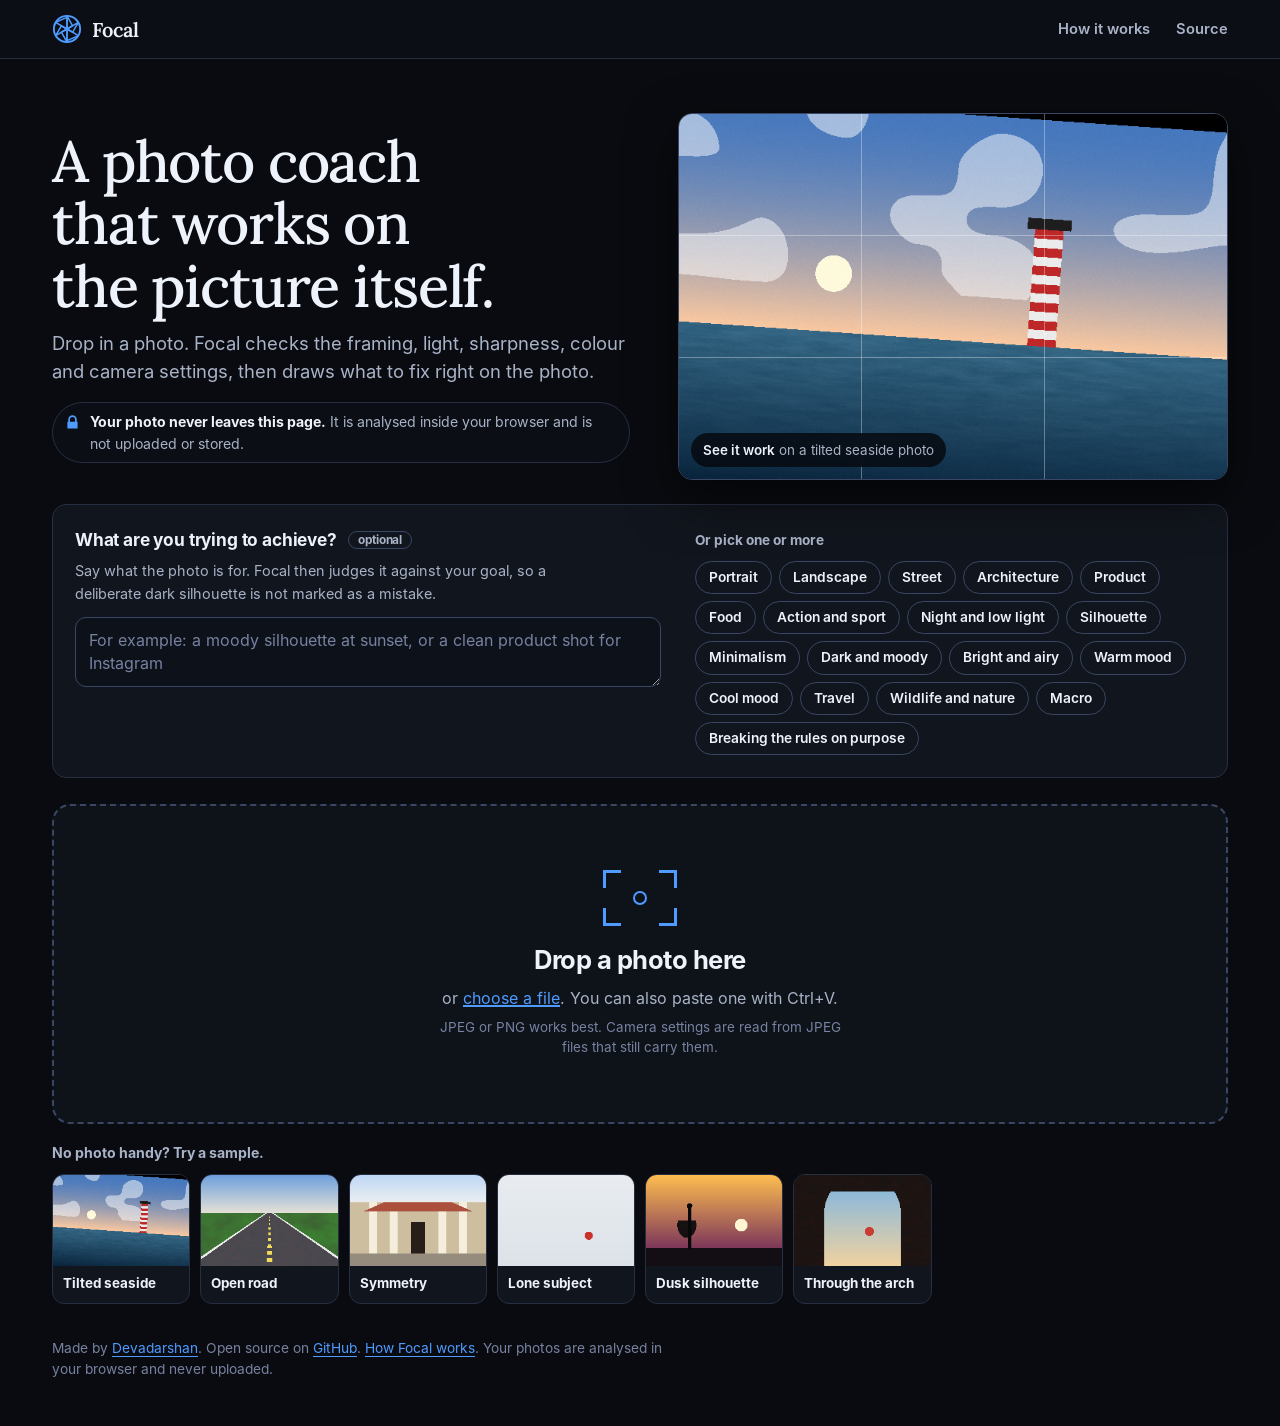
<file: index.html>
<!doctype html>
<html lang="en">
<head>
<meta charset="utf-8">
<meta name="viewport" content="width=device-width, initial-scale=1, viewport-fit=cover">
<title>Focal: a photo coach that runs in your browser</title>
<meta name="description" content="Drop in a photo and Focal checks framing, light, sharpness, colour and camera settings, then shows what to fix right on the picture. Nothing is uploaded.">
<meta name="color-scheme" content="dark">
<link rel="icon" href="assets/icon.svg" type="image/svg+xml">
<link rel="stylesheet" href="css/style.css">
</head>
<body>
<a class="skip" href="#main">Skip to content</a>

<header class="top">
  <div class="wrap top-in">
    <a class="brand" href="./" aria-label="Focal home">
      <svg class="iris" viewBox="0 0 48 48" aria-hidden="true"><circle cx="24" cy="24" r="21" fill="none" stroke="currentColor" stroke-width="3"/><g fill="none" stroke="currentColor" stroke-width="2.4" stroke-linejoin="round"><path d="M24 3 33 19 24 24Z"/><path d="M42.2 13.5 33 29 24 24Z"/><path d="M42.2 34.5 24 24 24 42.5 Z" transform="rotate(0)"/><path d="M24 45 15 29 24 24Z"/><path d="M5.8 34.5 15 19 24 24Z"/><path d="M5.8 13.5 24 24 24 5.5Z"/></g></svg>
      <span>Focal</span>
    </a>
    <nav class="top-nav" aria-label="Page"><a href="how-it-works.html">How it works</a><a href="https://github.com/devadd2105-max/focal">Source</a></nav>
  </div>
</header>

<main id="main" class="wrap">
  <section class="hero" id="hero">
    <div class="hero-in">
      <div class="hero-copy">
    <h1>A photo coach that works on the picture itself.</h1>
    <p class="lead">Drop in a photo. Focal checks the framing, light, sharpness, colour and camera settings, then draws what to fix right on the photo.</p>
    <p class="priv"><svg viewBox="0 0 20 20" aria-hidden="true"><path d="M5 9V6.5a5 5 0 0 1 10 0V9h1v8H4V9Zm2 0h6V6.5a3 3 0 0 0-6 0Z" fill="currentColor"/></svg><span><strong>Your photo never leaves this page.</strong> It is analysed inside your browser and is not uploaded or stored.</span></p>
      </div>
      <button type="button" class="hero-demo" id="herodemo" aria-label="Try Focal on a sample photo: a tilted seaside">
        <canvas id="herocv" width="720" height="480" aria-hidden="true"></canvas>
        <span class="hd-grid" aria-hidden="true"></span>
        <span class="hd-cap"><b>See it work</b> on a tilted seaside photo</span>
      </button>
    </div>
  </section>

  <section class="card intent" aria-labelledby="intent-h">
    <div class="intent-text">
      <label id="intent-h" for="intent">What are you trying to achieve? <span class="opt">optional</span></label>
      <p class="hint">Say what the photo is for. Focal then judges it against your goal, so a deliberate dark silhouette is not marked as a mistake.</p>
      <textarea id="intent" rows="2" maxlength="240" placeholder="For example: a moody silhouette at sunset, or a clean product shot for Instagram" spellcheck="true"></textarea>
      <p class="read" id="read" role="status" aria-live="polite"></p>
    </div>
    <div class="intent-chips">
      <p class="chips-l" id="chips-l">Or pick one or more</p>
      <div class="chips" id="chips" role="group" aria-labelledby="chips-l"></div>
    </div>
  </section>

  <section id="empty" class="empty" aria-labelledby="drop-h">
    <label class="drop" id="drop" for="file">
      <span class="drop-art" aria-hidden="true"><i></i><i></i><i></i><i></i><b></b></span>
      <span class="drop-t" id="drop-h">Drop a photo here</span>
      <span class="drop-s">or <u>choose a file</u>. You can also paste one with Ctrl+V.</span>
      <span class="drop-f">JPEG or PNG works best. Camera settings are read from JPEG files that still carry them.</span>
    </label>
    <input id="file" class="visually-hidden" type="file" accept="image/*">
    <div class="samples">
      <p class="samples-l">No photo handy? Try a sample.</p>
      <div class="sample-row" id="samples"></div>
    </div>
  </section>

  <p class="notice" id="notice" role="alert" hidden></p>
  <div class="busy" id="busy" hidden role="status"><span class="spin" aria-hidden="true"></span><span>Reading your photo…</span></div>

  <section id="result" class="result" hidden aria-label="Your photo and its report">
    <div class="viewer">
      <div class="vbar">
        <div class="vtools" role="group" aria-label="Overlays on the photo">
          <label class="sel"><span>Grid</span><select id="gridsel"><option value="off">Off</option><option value="thirds">Thirds</option><option value="golden">Golden ratio</option><option value="diagonals">Diagonals</option><option value="axis">Centre line</option></select></label>
          <button type="button" class="tgl" data-ov="subject" aria-pressed="false" title="Subject (O)">Subject</button>
          <button type="button" class="tgl" data-ov="lines" aria-pressed="false" title="Lines (N)">Lines</button>
          <button type="button" class="tgl" data-ov="horizon" aria-pressed="false" title="Horizon (H)">Horizon</button>
          <button type="button" class="tgl" data-ov="focus" aria-pressed="false" title="Focus (F)">Focus</button>
          <button type="button" class="tgl" data-ov="zebra" aria-pressed="false" title="Clipping (J)">Clipping</button>
          <button type="button" class="tgl" data-ov="space" aria-pressed="false" title="Empty space (E)">Empty space</button>
        </div>
        <div class="vact"><span class="keys" aria-hidden="true">G grid · J clipping · L lights out</span>
          <button type="button" class="btn ghost" id="straighten" hidden>Straighten</button>
          <button type="button" class="btn ghost" id="restore" hidden>Back to original</button>
          <label class="btn ghost" for="file">New photo</label>
        </div>
      </div>
      <div class="vf">
        <i class="br tl"></i><i class="br tr"></i><i class="br bl"></i><i class="br brr"></i>
        <div class="frame" id="frame"><img id="photo" alt="Your photo, with the coach's overlays drawn over it" decoding="async"><canvas id="overlay" aria-hidden="true"></canvas></div>
      </div>
      <div class="readout" aria-label="Camera settings and histogram">
        <dl class="lcd" id="lcd"></dl>
        <canvas id="hist" width="240" height="72" aria-label="Brightness histogram" role="img"></canvas>
      </div>
    </div>

    <div class="report">
      <div class="card score" id="score" aria-live="polite">
        <div class="score-main"><div class="big" id="big">–</div><div class="big-l">out of 100<br><span id="verdict">&nbsp;</span></div></div>
        <div class="bars" id="bars"></div>
        <p class="goalline" id="goalline" hidden></p>
      </div>
      <div class="card first" id="first"></div>

      <div class="tabs" role="tablist" aria-label="Report sections" id="tabs">
        <button role="tab" id="t-overview" aria-controls="p-overview" aria-selected="true">Overview</button>
        <button role="tab" id="t-comp" aria-controls="p-comp" aria-selected="false" tabindex="-1">Composition</button>
        <button role="tab" id="t-light" aria-controls="p-light" aria-selected="false" tabindex="-1">Light and colour</button>
        <button role="tab" id="t-focus" aria-controls="p-focus" aria-selected="false" tabindex="-1">Sharpness</button>
        <button role="tab" id="t-set" aria-controls="p-set" aria-selected="false" tabindex="-1">Camera settings</button>
        <button role="tab" id="t-crops" aria-controls="p-crops" aria-selected="false" tabindex="-1">Crops</button>
        <button role="tab" id="t-tech" aria-controls="p-tech" aria-selected="false" tabindex="-1">All techniques</button>
      </div>
      <div class="panel" id="p-overview" role="tabpanel" aria-labelledby="t-overview" tabindex="0"></div>
      <div class="panel" id="p-comp" role="tabpanel" aria-labelledby="t-comp" tabindex="0" hidden></div>
      <div class="panel" id="p-light" role="tabpanel" aria-labelledby="t-light" tabindex="0" hidden></div>
      <div class="panel" id="p-focus" role="tabpanel" aria-labelledby="t-focus" tabindex="0" hidden></div>
      <div class="panel" id="p-set" role="tabpanel" aria-labelledby="t-set" tabindex="0" hidden></div>
      <div class="panel" id="p-crops" role="tabpanel" aria-labelledby="t-crops" tabindex="0" hidden></div>
      <div class="panel" id="p-tech" role="tabpanel" aria-labelledby="t-tech" tabindex="0" hidden></div>
    </div>
  </section>
</main>

<footer class="foot wrap"><p>Made by <a href="https://github.com/devadd2105-max">Devadarshan</a>. Open source on <a href="https://github.com/devadd2105-max/focal">GitHub</a>. <a href="how-it-works.html">How Focal works</a>. Your photos are analysed in your browser and never uploaded.</p></footer>
<script type="module" src="js/app.js"></script>
</body>
</html>
</file>
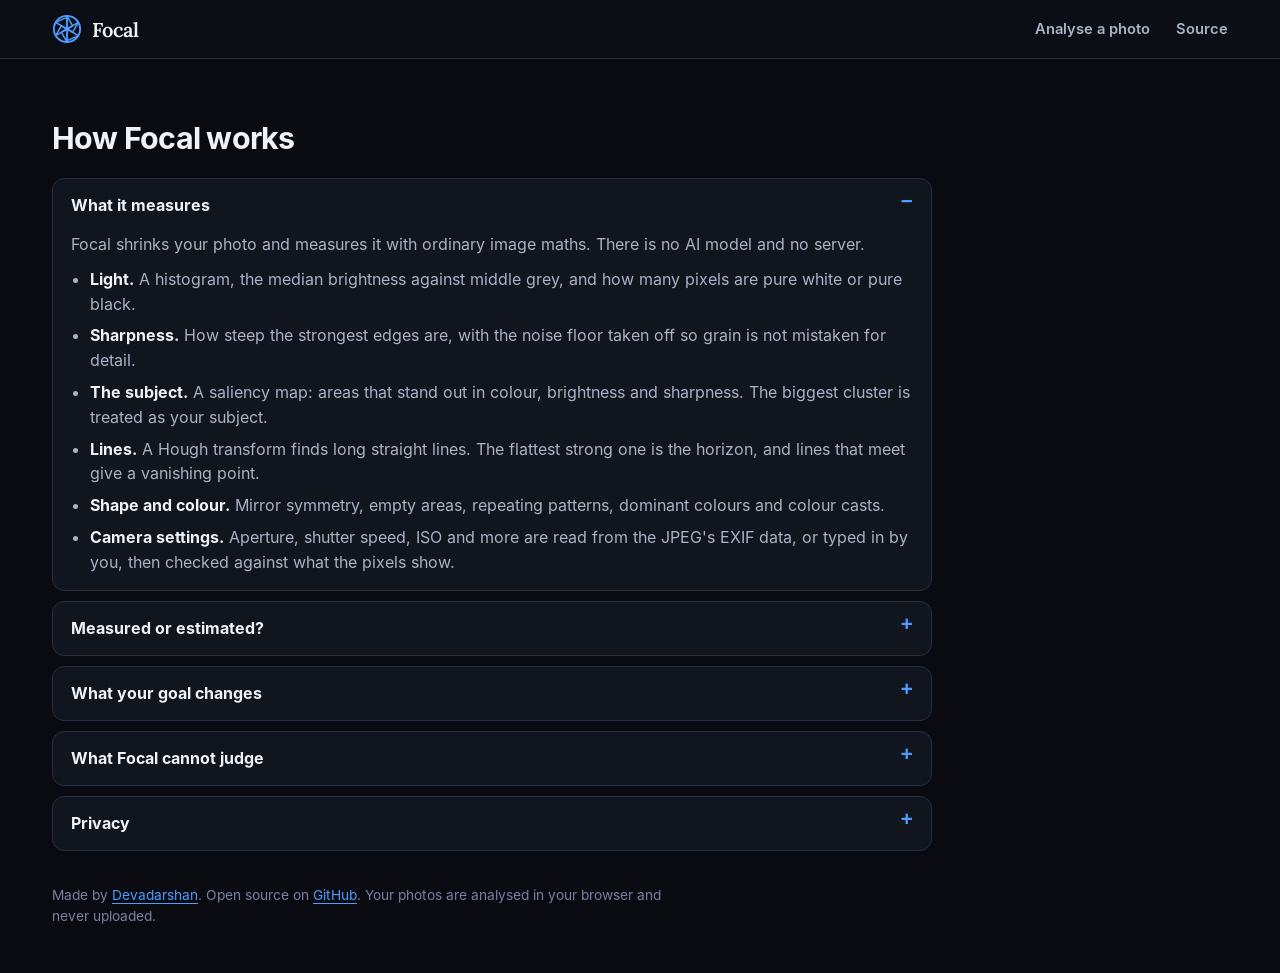
<file: how-it-works.html>
<!doctype html>
<html lang="en">
<head>
<meta charset="utf-8">
<meta name="viewport" content="width=device-width, initial-scale=1, viewport-fit=cover">
<title>How Focal works</title>
<meta name="description" content="What Focal measures, what it can and cannot judge, and how your photo stays private.">
<meta name="color-scheme" content="dark">
<link rel="icon" href="assets/icon.svg" type="image/svg+xml">
<link rel="stylesheet" href="css/style.css">
</head>
<body>
<header class="top">
  <div class="wrap top-in">
    <a class="brand" href="./" aria-label="Focal home">
      <svg class="iris" viewBox="0 0 48 48" aria-hidden="true"><circle cx="24" cy="24" r="21" fill="none" stroke="currentColor" stroke-width="3"/><g fill="none" stroke="currentColor" stroke-width="2.4" stroke-linejoin="round"><path d="M24 3 33 19 24 24Z"/><path d="M42.2 13.5 33 29 24 24Z"/><path d="M42.2 34.5 24 24 24 42.5 Z" transform="rotate(0)"/><path d="M24 45 15 29 24 24Z"/><path d="M5.8 34.5 15 19 24 24Z"/><path d="M5.8 13.5 24 24 24 5.5Z"/></g></svg>
      <span>Focal</span>
    </a>
    <nav class="top-nav" aria-label="Page"><a href="./">Analyse a photo</a><a href="https://github.com/devadd2105-max/focal">Source</a></nav>
  </div>
</header>
<main id="main" class="wrap">
  <section class="how" id="how" aria-labelledby="how-h">
    <h2 id="how-h">How Focal works</h2>
    <details open><summary>What it measures</summary><div class="d-body">
      <p>Focal shrinks your photo and measures it with ordinary image maths. There is no AI model and no server.</p>
      <ul>
        <li><b>Light.</b> A histogram, the median brightness against middle grey, and how many pixels are pure white or pure black.</li>
        <li><b>Sharpness.</b> How steep the strongest edges are, with the noise floor taken off so grain is not mistaken for detail.</li>
        <li><b>The subject.</b> A saliency map: areas that stand out in colour, brightness and sharpness. The biggest cluster is treated as your subject.</li>
        <li><b>Lines.</b> A Hough transform finds long straight lines. The flattest strong one is the horizon, and lines that meet give a vanishing point.</li>
        <li><b>Shape and colour.</b> Mirror symmetry, empty areas, repeating patterns, dominant colours and colour casts.</li>
        <li><b>Camera settings.</b> Aperture, shutter speed, ISO and more are read from the JPEG's EXIF data, or typed in by you, then checked against what the pixels show.</li>
      </ul>
    </div></details>
    <details><summary>Measured or estimated?</summary><div class="d-body">
      <p>Every finding is labelled. <b>Measured</b> means it comes straight from the pixels, such as the histogram or horizon angle. <b>Estimate</b> means a rule of thumb that can be wrong, such as "foreground layer" or "frame within a frame". Treat estimates as prompts to look again, not verdicts.</p>
    </div></details>
    <details><summary>What your goal changes</summary><div class="d-body">
      <p>Composition rules are guidelines. When you describe your goal, Focal re-weights each finding, and marks some "faults" as deliberate: crushed shadows in a silhouette, a tilt in street work, empty space in minimalism. It reads your words by matching keywords against a list of goals, so it shows which goals it matched. Technical problems such as blur or heavy noise are still reported.</p>
    </div></details>
    <details><summary>What Focal cannot judge</summary><div class="d-body">
      <p>Focal cannot judge emotion, storytelling, originality, S-curves, juxtaposition or scale. A photo can score low and still be a good photograph. Use the score as a checklist, not a grade of your eye.</p>
    </div></details>
    <details><summary>Privacy</summary><div class="d-body">
      <p>Your photo is decoded and analysed in this browser tab. It is never sent anywhere, and Focal keeps no copy. Closing the tab removes it. Straighten and crop work on a copy in memory, and the download is saved on your own device.</p>
    </div></details>
  </section>
</main>
<footer class="foot wrap"><p>Made by <a href="https://github.com/devadd2105-max">Devadarshan</a>. Open source on <a href="https://github.com/devadd2105-max/focal">GitHub</a>. Your photos are analysed in your browser and never uploaded.</p></footer>
</body>
</html>
</file>
<file: css/style.css>
@font-face{font-family:"Inter";font-weight:400;font-display:swap;src:url(../fonts/Inter-Regular.woff) format("woff")}
@font-face{font-family:"Inter";font-weight:500;font-display:swap;src:url(../fonts/Inter-Medium.woff) format("woff")}
@font-face{font-family:"Inter";font-weight:600;font-display:swap;src:url(../fonts/Inter-SemiBold.woff) format("woff")}
@font-face{font-family:"Inter";font-weight:700 800;font-display:swap;src:url(../fonts/Inter-Bold.woff) format("woff")}
@font-face{font-family:"Lora";font-weight:400 700;font-display:swap;src:url(../fonts/Lora.woff) format("woff")}
@font-face{font-family:"Lora";font-style:italic;font-weight:400 700;font-display:swap;src:url(../fonts/Lora-Italic.woff) format("woff")}
/* Focal. A neutral grey surround (the colour photographers edit on, so it never tints your judgement),
   focus-peaking cyan for what works, amber and red for what needs attention. */
:root {
  --bg: #090b10; --panel: #11151d; --panel-2: #1a2030; --line: #262e42; --line-2: #3a4663;
  --text: #eef2fa; --mute: #a9b3c7; --faint: #7782a0; --ink: #05070c;
  --good: #4f9bff; --warn: #ffb84a; --bad: #ff6b7d; --info: #b4c8ff;
  --serif: "Lora", Georgia, "Times New Roman", serif;
  --sans: "Inter", ui-sans-serif, system-ui, -apple-system, "Segoe UI", Roboto, "Helvetica Neue", Arial, sans-serif;
  --mono: ui-monospace, "SF Mono", "Cascadia Mono", Consolas, "Liberation Mono", monospace;
  --r: 14px;
}
* { box-sizing: border-box; }
html { -webkit-text-size-adjust: 100%; scroll-behavior: smooth; }
body { margin: 0; background: var(--bg); color: var(--text); font: 400 16px/1.55 var(--sans); min-height: 100vh; }
@media (prefers-reduced-motion: reduce) { html { scroll-behavior: auto; } *, *::before, *::after { animation: none !important; transition: none !important; } }
img, canvas { display: block; }
a { color: var(--good); text-underline-offset: 3px; }
a:hover { color: #fff; }
button, select, textarea, input { font: inherit; color: inherit; }
:focus-visible { outline: 3px solid var(--good); outline-offset: 2px; border-radius: 6px; }
.visually-hidden { position: absolute !important; width: 1px; height: 1px; overflow: hidden; clip: rect(0 0 0 0); white-space: nowrap; }
.skip { position: absolute; left: 12px; top: -60px; background: var(--good); color: var(--ink); padding: 8px 14px; border-radius: 8px; font-weight: 700; z-index: 20; }
.skip:focus { top: 10px; }
.wrap { width: 100%; max-width: 1240px; margin: 0 auto; padding-inline: clamp(14px, 3vw, 32px); }
[hidden] { display: none !important; }

/* ---------------------------------------------------------------- top */
.top { border-bottom: 1px solid var(--line); background: #0b0e15; }
.top-in { display: flex; align-items: center; justify-content: space-between; min-height: 58px; }
.brand { display: inline-flex; align-items: center; gap: 10px; color: var(--text); text-decoration: none; font-weight: 800; font-size: 1.25rem; letter-spacing: -0.02em; }
.iris { width: 30px; height: 30px; color: var(--good); }
.top-nav { display: flex; gap: clamp(12px, 3vw, 26px); }
.top-nav a { color: var(--mute); text-decoration: none; font-weight: 600; font-size: .92rem; }
.top-nav a:hover { color: #fff; }

/* --------------------------------------------------------------- hero */
.hero { padding: clamp(26px, 5vw, 54px) 0 clamp(14px, 2.5vw, 24px); }
.hero h1 { margin: 0 0 12px; max-width: 21ch; font-family: var(--serif); font-size: clamp(2.1rem, 5vw, 3.6rem); line-height: 1.08; font-weight: 500; letter-spacing: -0.02em; text-wrap: balance; }
.lead { margin: 0 0 16px; max-width: 58ch; color: var(--mute); font-size: clamp(1rem, 1.6vw, 1.15rem); }
.priv { display: inline-flex; align-items: flex-start; gap: 9px; margin: 0; padding: 8px 14px 8px 11px; border: 1px solid var(--line); border-radius: 999px; background: #0b0e15; color: var(--mute); font-size: .88rem; max-width: 100%; }
.priv svg { flex: none; width: 17px; height: 17px; margin-top: 3px; color: var(--good); }
.priv strong { color: var(--text); }

/* -------------------------------------------------------------- cards */
.card { background: var(--panel); border: 1px solid var(--line); border-radius: var(--r); padding: clamp(14px, 2.2vw, 22px); }
.opt { margin-left: 8px; padding: 1px 9px; border: 1px solid var(--line-2); border-radius: 99px; color: var(--mute); font-size: .74rem; font-weight: 700; vertical-align: 2px; }
.btn { appearance: none; display: inline-flex; align-items: center; justify-content: center; gap: 6px; padding: 8px 14px; border: 1.5px solid var(--good); border-radius: 10px; background: var(--good); color: var(--ink); font-weight: 700; font-size: .9rem; cursor: pointer; text-decoration: none; line-height: 1.2; transition: background .15s, transform .08s; }
.btn:hover { background: #79b4ff; }
.btn:active { transform: translateY(1px); }
.btn.ghost { background: transparent; color: var(--text); border-color: var(--line-2); }
.btn.ghost:hover { background: var(--panel-2); border-color: var(--mute); }
.btn.small { padding: 5px 10px; font-size: .82rem; }

/* ------------------------------------------------------------- intent */
.intent { display: grid; grid-template-columns: minmax(0, 1.15fr) minmax(0, 1fr); gap: clamp(16px, 3vw, 34px); margin-bottom: clamp(16px, 2.5vw, 26px); }
.intent label { font-weight: 800; font-size: 1.08rem; display: block; letter-spacing: -0.01em; }
.hint { margin: 6px 0 12px; color: var(--mute); font-size: .9rem; max-width: 60ch; }
#intent { width: 100%; padding: 11px 13px; background: #0d1119; border: 1.5px solid var(--line-2); border-radius: 11px; resize: vertical; min-height: 3.4em; line-height: 1.45; }
#intent::placeholder { color: var(--faint); }
#intent:focus { outline: none; border-color: var(--good); box-shadow: 0 0 0 3px #4f9bff40; }
.read { min-height: 1.4em; margin: 8px 0 0; font-size: .88rem; color: var(--mute); }
.read b { color: var(--good); font-weight: 700; }
.read.warn { color: var(--warn); }
.chips-l { margin: 3px 0 9px; font-size: .85rem; font-weight: 700; color: var(--mute); }
.chips { display: flex; flex-wrap: wrap; gap: 7px; }
.chip { appearance: none; cursor: pointer; border: 1.5px solid var(--line-2); background: transparent; border-radius: 99px; padding: 5px 13px; font-size: .86rem; font-weight: 600; color: var(--text); transition: background .12s, border-color .12s; }
.chip:hover { border-color: var(--mute); background: var(--panel-2); }
.chip[aria-pressed="true"] { background: var(--good); border-color: var(--good); color: var(--ink); }

/* -------------------------------------------------------------- empty */
.empty { display: grid; gap: 18px; padding-bottom: 8px; }
.drop { display: grid; justify-items: center; gap: 6px; text-align: center; padding: clamp(30px, 6vw, 64px) 18px; border: 2px dashed var(--line-2); border-radius: 18px; cursor: pointer; background: #0e1219; transition: border-color .15s, background .15s; }
.drop:hover, .drop.over { border-color: var(--good); background: #131c2e; }
.drop-art { position: relative; width: 74px; height: 56px; margin-bottom: 8px; }
.drop-art i { position: absolute; width: 18px; height: 18px; border: 3px solid var(--good); }
.drop-art i:nth-child(1) { left: 0; top: 0; border-right: 0; border-bottom: 0; } .drop-art i:nth-child(2) { right: 0; top: 0; border-left: 0; border-bottom: 0; }
.drop-art i:nth-child(3) { left: 0; bottom: 0; border-right: 0; border-top: 0; } .drop-art i:nth-child(4) { right: 0; bottom: 0; border-left: 0; border-top: 0; }
.drop-art b { position: absolute; left: 50%; top: 50%; width: 14px; height: 14px; margin: -7px 0 0 -7px; border: 2px solid var(--good); border-radius: 50%; }
.drop-t { font-size: clamp(1.2rem, 2.6vw, 1.6rem); font-weight: 800; letter-spacing: -0.02em; }
.drop-s { color: var(--mute); } .drop-s u { color: var(--good); text-decoration-thickness: 2px; }
.drop-f { color: var(--faint); font-size: .84rem; max-width: 52ch; }
.samples-l { margin: 0 0 10px; color: var(--mute); font-weight: 700; font-size: .88rem; }
.sample-row { display: grid; grid-template-columns: repeat(auto-fill, minmax(138px, 1fr)); gap: 10px; }
.sample { appearance: none; cursor: pointer; padding: 0; text-align: left; border: 1.5px solid var(--line); background: var(--panel); border-radius: 12px; overflow: hidden; color: var(--text); transition: border-color .12s, transform .12s; }
.sample:hover { border-color: var(--good); transform: translateY(-2px); }
.sample canvas { width: 100%; height: auto; aspect-ratio: 3 / 2; background: #0a0d14; object-fit: cover; }
.sample span { display: block; padding: 7px 10px 9px; font-size: .84rem; font-weight: 700; }
.notice { margin: 14px 0 0; padding: 12px 16px; border: 1px solid #ff6b7d66; background: #ff6b7d1a; border-radius: 12px; color: #ffd0d6; }
.busy { display: flex; align-items: center; gap: 12px; margin: 16px 0; padding: 18px; color: var(--mute); }
.spin { width: 22px; height: 22px; border: 3px solid var(--line-2); border-top-color: var(--good); border-radius: 50%; animation: spin .8s linear infinite; }
@keyframes spin { to { transform: rotate(360deg); } }

/* ------------------------------------------------------------- result */
.result { display: grid; grid-template-columns: minmax(0, 1.22fr) minmax(0, 1fr); gap: clamp(16px, 2.6vw, 30px); align-items: start; padding-bottom: 8px; }
.viewer { position: sticky; top: 12px; min-width: 0; }
.vbar { display: flex; flex-wrap: wrap; justify-content: space-between; align-items: center; gap: 8px 12px; margin-bottom: 10px; }
.vtools { display: flex; flex-wrap: wrap; gap: 6px; align-items: center; }
.sel { display: inline-flex; align-items: center; gap: 7px; padding: 0 4px 0 11px; border: 1.5px solid var(--line-2); border-radius: 99px; font-size: .84rem; font-weight: 700; color: var(--mute); }
.sel select { appearance: none; background: transparent; border: 0; padding: 6px 22px 6px 2px; font-weight: 700; font-size: .84rem; color: var(--text); cursor: pointer; background-image: linear-gradient(45deg, transparent 50%, var(--mute) 50%), linear-gradient(135deg, var(--mute) 50%, transparent 50%); background-position: calc(100% - 11px) 55%, calc(100% - 7px) 55%; background-size: 4px 4px; background-repeat: no-repeat; }
.sel select option { background: var(--panel); color: var(--text); }
.tgl { appearance: none; cursor: pointer; border: 1.5px solid var(--line-2); background: transparent; border-radius: 99px; padding: 5px 12px; font-size: .84rem; font-weight: 700; color: var(--text); transition: background .12s; }
.tgl:hover { background: var(--panel-2); }
.tgl[aria-pressed="true"] { background: var(--good); color: var(--ink); border-color: var(--good); }
.vact { display: flex; gap: 6px; flex-wrap: wrap; }
.vact .btn { padding: 6px 12px; font-size: .84rem; }
.vact label.btn { cursor: pointer; }
.vf { position: relative; display: grid; place-items: center; padding: clamp(14px, 3vw, 26px); background: #06080c; border: 1px solid var(--line); border-radius: var(--r) var(--r) 0 0; min-height: 200px; }
.br { position: absolute; width: 20px; height: 20px; border: 3px solid #ffffff99; pointer-events: none; z-index: 2; }
.br.tl { left: 8px; top: 8px; border-right: 0; border-bottom: 0; } .br.tr { right: 8px; top: 8px; border-left: 0; border-bottom: 0; }
.br.bl { left: 8px; bottom: 8px; border-right: 0; border-top: 0; } .br.brr { right: 8px; bottom: 8px; border-left: 0; border-top: 0; }
.frame { position: relative; width: fit-content; max-width: 100%; line-height: 0; }
.frame img { max-width: 100%; max-height: min(68vh, 760px); width: auto; height: auto; border-radius: 3px; user-select: none; -webkit-user-drag: none; }
.frame canvas { position: absolute; inset: 0; width: 100%; height: 100%; pointer-events: none; }
.readout { display: flex; align-items: center; justify-content: space-between; gap: 14px; padding: 10px 14px; background: #080a10; border: 1px solid var(--line); border-top: 0; border-radius: 0 0 var(--r) var(--r); }
.lcd { display: flex; flex-wrap: wrap; gap: 4px 20px; margin: 0; font-family: var(--mono); min-width: 0; }
.lcd div { display: flex; flex-direction: column; }
.lcd dt { font-size: .62rem; letter-spacing: .08em; text-transform: uppercase; color: var(--faint); }
.lcd dd { margin: 0; font-size: 1.05rem; font-weight: 700; color: #eaf2ff; font-variant-numeric: tabular-nums; }
.lcd .none { color: var(--faint); font-weight: 500; font-size: .82rem; font-family: var(--sans); }
#hist { flex: none; width: 150px; height: 46px; background: #0d1119; border-radius: 6px; }

/* -------------------------------------------------------------- score */
.report { min-width: 0; display: grid; gap: 14px; }
.score { display: grid; grid-template-columns: auto minmax(0, 1fr); gap: 8px clamp(14px, 3vw, 28px); align-items: center; }
.score-main { display: flex; align-items: center; gap: 12px; }
.big { font-family: var(--serif); font-size: clamp(3.4rem, 8vw, 4.9rem); font-weight: 500; letter-spacing: -0.03em; line-height: 1; font-variant-numeric: tabular-nums; color: var(--c, var(--text)); }
.big-l { font-size: .82rem; color: var(--mute); line-height: 1.35; }
.big-l span { color: var(--text); font-weight: 800; font-size: 1rem; }
.bars { display: grid; gap: 9px; }
.bar { display: grid; grid-template-columns: 6.7em minmax(0, 1fr) 2.2em; align-items: center; gap: 10px; font-size: .86rem; }
.bar b { font-weight: 700; color: var(--mute); }
.bar .track { height: 9px; background: #0a0d14; border-radius: 99px; overflow: hidden; }
.bar .fill { display: block; height: 100%; width: 0; border-radius: 99px; background: var(--c, var(--good)); transition: width .5s cubic-bezier(.2, .9, .3, 1); }
.bar em { font-style: normal; font-family: var(--mono); font-weight: 700; text-align: right; font-variant-numeric: tabular-nums; }
.goalline { grid-column: 1 / -1; margin: 6px 0 0; padding: 10px 12px; border: 1px dashed var(--line-2); border-radius: 10px; font-size: .9rem; color: var(--mute); }
.goalline b { color: var(--text); }
.first h2 { margin: 0 0 10px; font-size: 1.1rem; letter-spacing: -0.01em; }
.first ol { list-style: none; margin: 0; padding: 0; display: grid; gap: 10px; counter-reset: n; }
.first li { counter-increment: n; display: grid; grid-template-columns: 1.7em minmax(0, 1fr) auto; gap: 4px 10px; align-items: start; }
.first li::before { content: counter(n); display: grid; place-items: center; width: 1.6em; height: 1.6em; border-radius: 50%; background: var(--panel-2); border: 1px solid var(--line-2); font-weight: 800; font-size: .8rem; margin-top: 2px; }
.first li p { margin: 2px 0 0; color: var(--mute); font-size: .9rem; }
.first li b { font-weight: 700; }
.first .none { margin: 0; color: var(--mute); }

/* --------------------------------------------------------------- tabs */
.tabs { display: flex; gap: 4px; overflow-x: auto; scrollbar-width: none; border-bottom: 1px solid var(--line); margin-top: 4px; -webkit-overflow-scrolling: touch; }
.tabs::-webkit-scrollbar { display: none; }
.tabs button { appearance: none; flex: none; background: transparent; border: 0; border-bottom: 3px solid transparent; padding: 10px 12px; color: var(--mute); font-weight: 700; font-size: .9rem; cursor: pointer; white-space: nowrap; margin-bottom: -1px; }
.tabs button:hover { color: var(--text); }
.tabs button[aria-selected="true"] { color: var(--text); border-bottom-color: var(--good); }
.panel { display: grid; gap: 12px; padding-top: 4px; min-width: 0; }
.panel:focus-visible { outline-offset: 6px; }
.panel h3 { margin: 10px 0 0; font-size: .98rem; letter-spacing: -0.01em; }
.panel h3:first-child { margin-top: 0; }
.panel > p { margin: 0; color: var(--mute); font-size: .92rem; }

/* ----------------------------------------------------------- findings */
.f { --c: var(--faint); position: relative; padding: 13px 15px 13px 18px; background: var(--panel); border: 1px solid var(--line); border-radius: 12px; overflow: hidden; }
.f::before { content: ""; position: absolute; left: 0; top: 0; bottom: 0; width: 5px; background: var(--c); }
.f.sev-lo { --c: var(--warn); } .f.sev-hi { --c: var(--bad); } .f.good { --c: var(--good); } .f.intent { --c: var(--info); } .f.info { --c: var(--faint); }
.f-head { display: flex; flex-wrap: wrap; align-items: baseline; gap: 4px 10px; }
.f-head h4 { margin: 0; font-size: 1rem; font-weight: 800; letter-spacing: -0.01em; }
.tag { font-family: var(--mono); font-size: .74rem; padding: 1px 8px; border-radius: 99px; border: 1px solid var(--line-2); color: var(--mute); white-space: normal; }
.tag.est { border-style: dashed; }
.tag.intent { color: var(--info); border-color: #9db8ff77; }
.tag.ok { color: var(--good); border-color: #4f9bff77; }
.f p { margin: 5px 0 0; color: var(--mute); font-size: .92rem; }
.f details { margin-top: 8px; }
.f summary { cursor: pointer; font-weight: 700; font-size: .86rem; color: var(--text); }
.f details p { color: var(--text); }
.f details b { color: var(--good); font-weight: 700; }
.f .act { margin-top: 9px; display: flex; flex-wrap: wrap; gap: 8px; }
.intent-note { color: var(--info) !important; }

/* panels: light and colour */
.meter { padding: 4px 2px 0; }
.meter svg { width: 100%; height: auto; overflow: visible; }
.palette { display: flex; height: 38px; border-radius: 9px; overflow: hidden; border: 1px solid var(--line); }
.palette i { display: block; min-width: 4px; }
.pal-l { display: flex; flex-wrap: wrap; gap: 4px 14px; margin: 6px 0 0; font-size: .8rem; color: var(--mute); font-family: var(--mono); }
.fits { display: grid; gap: 7px; }
.fit { display: grid; grid-template-columns: 8.8em minmax(0, 1fr) 2.6em; gap: 10px; align-items: center; font-size: .86rem; }
.fit .track { height: 8px; background: #0a0d14; border-radius: 99px; overflow: hidden; }
.fit .fill { display: block; height: 100%; background: var(--good); border-radius: 99px; }
.fit.best b { color: var(--good); }
.fit em { font-style: normal; font-family: var(--mono); text-align: right; color: var(--mute); }

/* settings form */
.setcard { padding: 14px 15px; background: var(--panel); border: 1px solid var(--line); border-radius: 12px; }
.setcard h4 { margin: 0 0 8px; font-size: 1rem; }
.srcnote { margin: 0 0 10px; color: var(--mute); font-size: .88rem; }
.setform { display: grid; grid-template-columns: repeat(2, minmax(0, 1fr)); gap: 10px 12px; }
.setform label { display: grid; gap: 3px; font-size: .78rem; font-weight: 700; color: var(--mute); }
.setform label.wide { grid-column: 1 / -1; }
.setform input, .setform select { width: 100%; padding: 8px 10px; background: #0d1119; border: 1.5px solid var(--line-2); border-radius: 9px; font-size: .95rem; font-family: var(--mono); color: var(--text); min-width: 0; }
.setform input::placeholder { color: var(--faint); }
.setform input:focus, .setform select:focus { outline: none; border-color: var(--good); }
.setform small { font-weight: 500; color: var(--faint); font-family: var(--sans); }
.setcard .row { display: flex; gap: 8px; margin-top: 12px; flex-wrap: wrap; }

/* crops */
.crops { display: grid; gap: 12px; }
.crop { display: grid; grid-template-columns: 112px minmax(0, 1fr); gap: 4px 14px; padding: 12px; background: var(--panel); border: 1px solid var(--line); border-radius: 12px; align-items: start; }
.crop canvas { width: 112px; height: auto; max-height: 112px; border-radius: 6px; background: #0a0d14; object-fit: contain; }
.crop h4 { margin: 0; font-size: .98rem; }
.crop p { margin: 3px 0 0; font-size: .88rem; color: var(--mute); }
.crop .act { grid-column: 1 / -1; display: flex; flex-wrap: wrap; gap: 8px; margin-top: 8px; }
.gain { color: var(--good); font-family: var(--mono); font-weight: 700; }

/* techniques */
.tgroup { display: grid; gap: 6px; }
.tgroup h3 { margin-bottom: 2px; }
.tech { border: 1px solid var(--line); background: var(--panel); border-radius: 10px; }
.tech summary { cursor: pointer; padding: 9px 12px; display: grid; grid-template-columns: 1.5em minmax(0, 1fr) auto; gap: 8px; align-items: center; list-style: none; font-weight: 700; font-size: .92rem; }
.tech summary::-webkit-details-marker { display: none; }
.tech .mk { display: grid; place-items: center; width: 1.3em; height: 1.3em; border-radius: 50%; border: 1.5px solid var(--line-2); font-size: .8rem; color: var(--faint); }
.tech.used .mk { background: var(--good); border-color: var(--good); color: var(--ink); }
.tech.used summary { color: var(--text); } .tech:not(.used) summary { color: var(--mute); }
.tech .body { padding: 0 12px 11px 42px; font-size: .88rem; color: var(--mute); display: grid; gap: 4px; }
.tech .body b { color: var(--text); }
.chip-list { display: flex; flex-wrap: wrap; gap: 6px; margin: 0; padding: 0; list-style: none; }
.chip-list li { padding: 3px 10px; border: 1px dashed var(--line-2); border-radius: 99px; font-size: .82rem; color: var(--mute); }
.tips { margin: 0; padding-left: 1.2em; color: var(--mute); font-size: .9rem; display: grid; gap: 4px; }
.tips b { color: var(--text); }

/* -------------------------------------------------------------- how */
.how { padding: clamp(28px, 5vw, 56px) 0 8px; max-width: 880px; }
.how h2 { margin: 0 0 16px; font-size: clamp(1.4rem, 3vw, 1.9rem); letter-spacing: -0.025em; }
.how details { margin-top: 10px; background: var(--panel); border: 1px solid var(--line); border-radius: 12px; }
.how summary { cursor: pointer; padding: 14px 18px; font-weight: 800; list-style: none; display: flex; justify-content: space-between; gap: 12px; }
.how summary::-webkit-details-marker { display: none; }
.how summary::after { content: "+"; font: 700 1.3em/1 var(--mono); color: var(--good); }
.how details[open] summary::after { content: "−"; }
.d-body { padding: 0 18px 16px; display: grid; gap: 10px; color: var(--mute); }
.d-body p, .d-body ul { margin: 0; } .d-body ul { padding-left: 1.2em; display: grid; gap: 7px; } .d-body b { color: var(--text); }
.foot { padding-top: 26px; padding-bottom: 46px; color: var(--faint); font-size: .86rem; }
.foot p { margin: 0; max-width: 70ch; }

/* ---------------------------------------------------------- responsive */
@media (max-width: 1000px) {
  .result { grid-template-columns: minmax(0, 1fr); }
  .viewer { position: static; }
  .intent { grid-template-columns: minmax(0, 1fr); }
}
@media (max-width: 640px) {
  .vtools { flex-wrap: nowrap; overflow-x: auto; max-width: 100%; padding-bottom: 4px; scrollbar-width: none; }
  .vtools::-webkit-scrollbar { display: none; }
  .vtools > * { flex: none; }
  .vbar { flex-direction: column; align-items: stretch; }
  .vact { justify-content: flex-start; }
  .score { grid-template-columns: minmax(0, 1fr); }
  .readout { flex-direction: column; align-items: stretch; }
  #hist { width: 100%; height: 56px; }
  .crop { grid-template-columns: 84px minmax(0, 1fr); } .crop canvas { width: 84px; }
  .setform { grid-template-columns: minmax(0, 1fr); }
  .fit { grid-template-columns: 7.4em minmax(0, 1fr) 2.6em; }
  .first li { grid-template-columns: 1.7em minmax(0, 1fr); } .first li .btn { grid-column: 2; justify-self: start; }
  .hero h1 { max-width: none; }
}
.drop:focus-within{border-color:var(--good);outline:3px solid var(--good);outline-offset:3px}

/* impact, playbook, eye */
.working .wlist, .eye { list-style: none; margin: 0; padding: 0; display: grid; gap: 8px; }
.working .wlist li { display: grid; gap: 2px; padding: 8px 10px 8px 12px; border-left: 3px solid var(--good); background: rgba(255,255,255,.02); border-radius: 0 8px 8px 0; }
.working .wlist li.up { border-left-color: var(--warn); }
.working .wlist b { font-size: .95rem; }
.working .wlist span { color: var(--muted); font-size: .9rem; }
.working h4.lift { margin-top: 14px; }
.eye { counter-reset: q; }
.eye li { counter-increment: q; padding-left: 28px; position: relative; color: var(--text); }
.eye li::before { content: counter(q); position: absolute; left: 0; top: 0; width: 20px; height: 20px; border-radius: 50%; border: 1px solid var(--line); display: grid; place-items: center; font-size: .75rem; color: var(--muted); }
.playbook .tablewrap { overflow-x: auto; margin: 8px 0 12px; }
.playbook table { border-collapse: collapse; width: 100%; min-width: 520px; font-size: .88rem; }
.playbook th, .playbook td { text-align: left; padding: 7px 9px; border-bottom: 1px solid var(--line); vertical-align: top; }
.playbook thead th { color: var(--muted); font-weight: 600; }
.playbook details { margin-top: 8px; border-top: 1px solid var(--line); padding-top: 8px; }
.playbook summary { cursor: pointer; font-weight: 600; }
.panel > *, .setcard { min-width: 0; max-width: 100%; }
.playbook .tablewrap { max-width: 100%; overflow-x: auto; -webkit-overflow-scrolling: touch; }

.sits { list-style: none; margin: 10px 0 14px; padding: 0; display: grid; gap: 8px; }
.sit { display: grid; gap: 4px; padding: 9px 11px; border: 1px solid var(--line); border-radius: 10px; background: rgba(255,255,255,.02); }
.sit .vals { display: flex; flex-wrap: wrap; gap: 4px 6px; }
.sit .vals i { font-style: normal; font-size: .82rem; padding: 2px 8px; border-radius: 999px; background: var(--panel); border: 1px solid var(--line); color: var(--text); }

/* ======================================================================
   Editor workspace. Once a photo is open, the page becomes a photo editor's
   layout: a dark stage for the picture, a tool strip under it, a slim info
   line, and a flat side panel with slider-style scores and collapsible
   sections. Mobile keeps the stacked page.
   ====================================================================== */
.keys { color: var(--faint); font-size: .74rem; white-space: nowrap; }
.goalbox { border-bottom: 1px solid var(--line); }
.goalbox > summary { cursor: pointer; list-style: none; padding: 11px 16px; font-weight: 700; font-size: .82rem; color: var(--mute); display: flex; justify-content: space-between; }
.goalbox > summary::-webkit-details-marker { display: none; }
.goalbox > summary::after { content: "+"; font: 700 1.2em/1 var(--mono); color: var(--faint); }
.goalbox[open] > summary::after { content: "−"; }
.goalbox .intent { border: 0; border-radius: 0; background: transparent; padding: 0 16px 14px; display: grid; gap: 10px; box-shadow: none; }
.goalbox .intent-text, .goalbox .intent-chips { min-width: 0; }
.goalbox .intent label { font-size: .84rem; }
.goalbox .hint { font-size: .78rem; margin: 4px 0 8px; }
.goalbox textarea { font-size: .86rem; }
body.lights-out .top, body.lights-out .report, body.lights-out .vbar, body.lights-out .readout { opacity: 0; pointer-events: none; transition: opacity .2s; }
body.lights-out .vf { background: #000; }

@media (min-width: 1001px) {
  body.has-photo { height: 100dvh; overflow: hidden; display: flex; flex-direction: column; background: #05060a; }
  body.has-photo .skip { z-index: 30; }
  body.has-photo .top { flex: none; background: #07090d; border-bottom: 1px solid #000; }
  body.has-photo .top-in { min-height: 44px; }
  body.has-photo .brand { font-size: 1.05rem; }
  body.has-photo .iris { width: 24px; height: 24px; }
  body.has-photo .top-nav a { font-size: .84rem; }
  body.has-photo main.wrap { flex: 1; min-height: 0; max-width: none; padding: 0; }
  body.has-photo .hero, body.has-photo .empty, body.has-photo .notice, body.has-photo .foot { display: none; }
  body.has-photo .result { height: 100%; padding: 0; gap: 0; align-items: stretch;
    grid-template-columns: minmax(0, 1fr) 372px; grid-template-rows: minmax(0, 1fr) auto auto;
    grid-template-areas: "stage panel" "tools panel" "info panel"; }
  body.has-photo .viewer { display: contents; position: static; }
  body.has-photo .vf { grid-area: stage; min-height: 0; border: 0; border-radius: 0; background: #030407; padding: 20px; overflow: hidden; }
  body.has-photo .frame img { max-height: calc(100dvh - 44px - 160px); max-width: 100%; border-radius: 1px; box-shadow: 0 6px 30px #0009; }
  body.has-photo .vbar { grid-area: tools; margin: 0; padding: 8px 14px; background: #0d1017; border-top: 1px solid #000; justify-content: space-between; }
  body.has-photo .readout { grid-area: info; border: 0; border-radius: 0; border-top: 1px solid #000; background: #0a0c12; padding: 6px 14px; }
  body.has-photo .report { grid-area: panel; display: block; height: 100%; overflow-y: auto; background: #0f131b; border-left: 1px solid #000; scrollbar-width: thin; scrollbar-color: #33405c #0f131b; }
  body.has-photo .report > .card { background: transparent; border: 0; border-radius: 0; border-bottom: 1px solid #080a0f; padding: 14px 16px; }
  body.has-photo .tgl { border-radius: 5px; border-width: 1px; padding: 4px 10px; font-size: .78rem; font-weight: 600; background: #171c28; border-color: #2a3248; color: #d3dbee; }
  body.has-photo .tgl:hover { background: #202738; color: #fff; }
  body.has-photo .tgl[aria-pressed="true"] { background: #1c3560; border-color: var(--good); color: #fff; }
  body.has-photo .sel { border-radius: 5px; border-width: 1px; border-color: #2a3248; background: #171c28; }
  body.has-photo .btn.ghost { border-radius: 5px; border-width: 1px; padding: 5px 11px; font-size: .78rem; font-weight: 600; border-color: #2a3248; background: #171c28; }
  body.has-photo .vtools { gap: 6px; }
  /* score as a slider stack */
  body.has-photo .score { grid-template-columns: 1fr; gap: 10px; }
  body.has-photo .score-main { gap: 10px; }
  body.has-photo .big { font-size: 2.6rem; letter-spacing: -0.04em; }
  body.has-photo .bars { gap: 7px; }
  body.has-photo .bar { grid-template-columns: 6.2em minmax(0, 1fr) 2em; gap: 10px; font-size: .78rem; }
  body.has-photo .bar b { font-weight: 600; color: #b4bdd2; }
  body.has-photo .bar .track { height: 2px; background: #33405c; border-radius: 0; overflow: visible; }
  body.has-photo .bar .fill { position: relative; height: 2px; border-radius: 0; }
  body.has-photo .bar .fill::after { content: ""; position: absolute; right: -5px; top: -4px; width: 10px; height: 10px; border-radius: 50%; background: #e8eefb; box-shadow: 0 0 0 1px #00000066; }
  body.has-photo .bar em { font-weight: 600; font-size: .76rem; color: #e8eefb; }
  /* tabs as module headings */
  body.has-photo .tabs { position: sticky; top: 0; z-index: 3; background: #0f131b; margin: 0; padding: 0 8px; border-bottom: 1px solid #080a0f; }
  body.has-photo .tabs button { padding: 11px 9px; font-size: .78rem; font-weight: 600; border-bottom-width: 2px; }
  body.has-photo .tabs button[aria-selected="true"] { border-bottom-color: #e8eefb; color: #fff; }
  body.has-photo .panel { padding: 12px 12px 28px; gap: 8px; }
  /* findings and cards as flat rows */
  body.has-photo .f, body.has-photo .setcard { background: #161b27; border: 0; border-radius: 4px; padding: 10px 12px 10px 15px; }
  body.has-photo .f::before { width: 3px; }
  body.has-photo .f-head h4, body.has-photo .setcard h4 { font-size: .88rem; font-weight: 700; }
  body.has-photo .f p, body.has-photo .setcard p, body.has-photo .srcnote { font-size: .8rem; }
  body.has-photo .tag { font-size: .68rem; padding: 0 7px; }
  body.has-photo .panel h3 { font-size: .8rem; font-weight: 700; color: #b4bdd2; margin-top: 8px; }
  body.has-photo .first h2 { font-size: .9rem; }
  body.has-photo .first li p { font-size: .8rem; }
  body.has-photo .lcd dd { font-size: .92rem; }
}
@media (min-width: 1001px) and (max-height: 640px) { body.has-photo .frame img { max-height: calc(100dvh - 44px - 130px); } }
@media (min-width: 1001px) {
  body.has-photo .frame img { max-height: calc(100dvh - 240px); }
  body.has-photo .top-in { max-width: none; padding: 0 18px; }
  body.has-photo .tabs { overflow-x: auto; flex-wrap: nowrap; scrollbar-width: none; }
  body.has-photo .tabs button { white-space: nowrap; flex: none; padding: 11px 8px; }
  body.has-photo .vact { margin-left: auto; }
}
@media (max-width: 1000px) { .keys { display: none; } }

.brand { font-family: var(--serif); font-weight: 600; letter-spacing: 0; }
.hero h1 em { font-style: italic; }
body.has-photo .big { font-weight: 500; letter-spacing: -0.02em; }

.hero-in { display: grid; gap: 28px; align-items: center; }
.hero-demo { appearance: none; position: relative; display: block; padding: 0; border: 1px solid var(--line-2); border-radius: 14px; overflow: hidden; cursor: pointer; background: #000; color: inherit; font: inherit; text-align: left; box-shadow: 0 18px 50px #0008; transition: transform .2s, border-color .2s; }
.hero-demo:hover { transform: translateY(-2px); border-color: var(--good); }
.hero-demo canvas { width: 100%; height: auto; aspect-ratio: 3 / 2; }
.hd-grid { position: absolute; inset: 0; pointer-events: none; background:
  linear-gradient(#ffffff55,#ffffff55) 33.33% 0 / 1px 100% no-repeat, linear-gradient(#ffffff55,#ffffff55) 66.66% 0 / 1px 100% no-repeat,
  linear-gradient(#ffffff55,#ffffff55) 0 33.33% / 100% 1px no-repeat, linear-gradient(#ffffff55,#ffffff55) 0 66.66% / 100% 1px no-repeat; }
.hd-cap { position: absolute; left: 12px; bottom: 12px; padding: 7px 12px; border-radius: 99px; background: #05070ccc; backdrop-filter: blur(6px); font-size: .84rem; color: var(--mute); }
.hd-cap b { color: var(--text); font-weight: 600; }
.gi { flex: none; width: 15px; height: 15px; color: var(--mute); align-self: center; }
@media (min-width: 900px) { .hero-in { grid-template-columns: minmax(0, 1.05fr) minmax(0, 1fr); gap: 48px; } }
body.has-photo .gi { width: 14px; height: 14px; }
</file>
